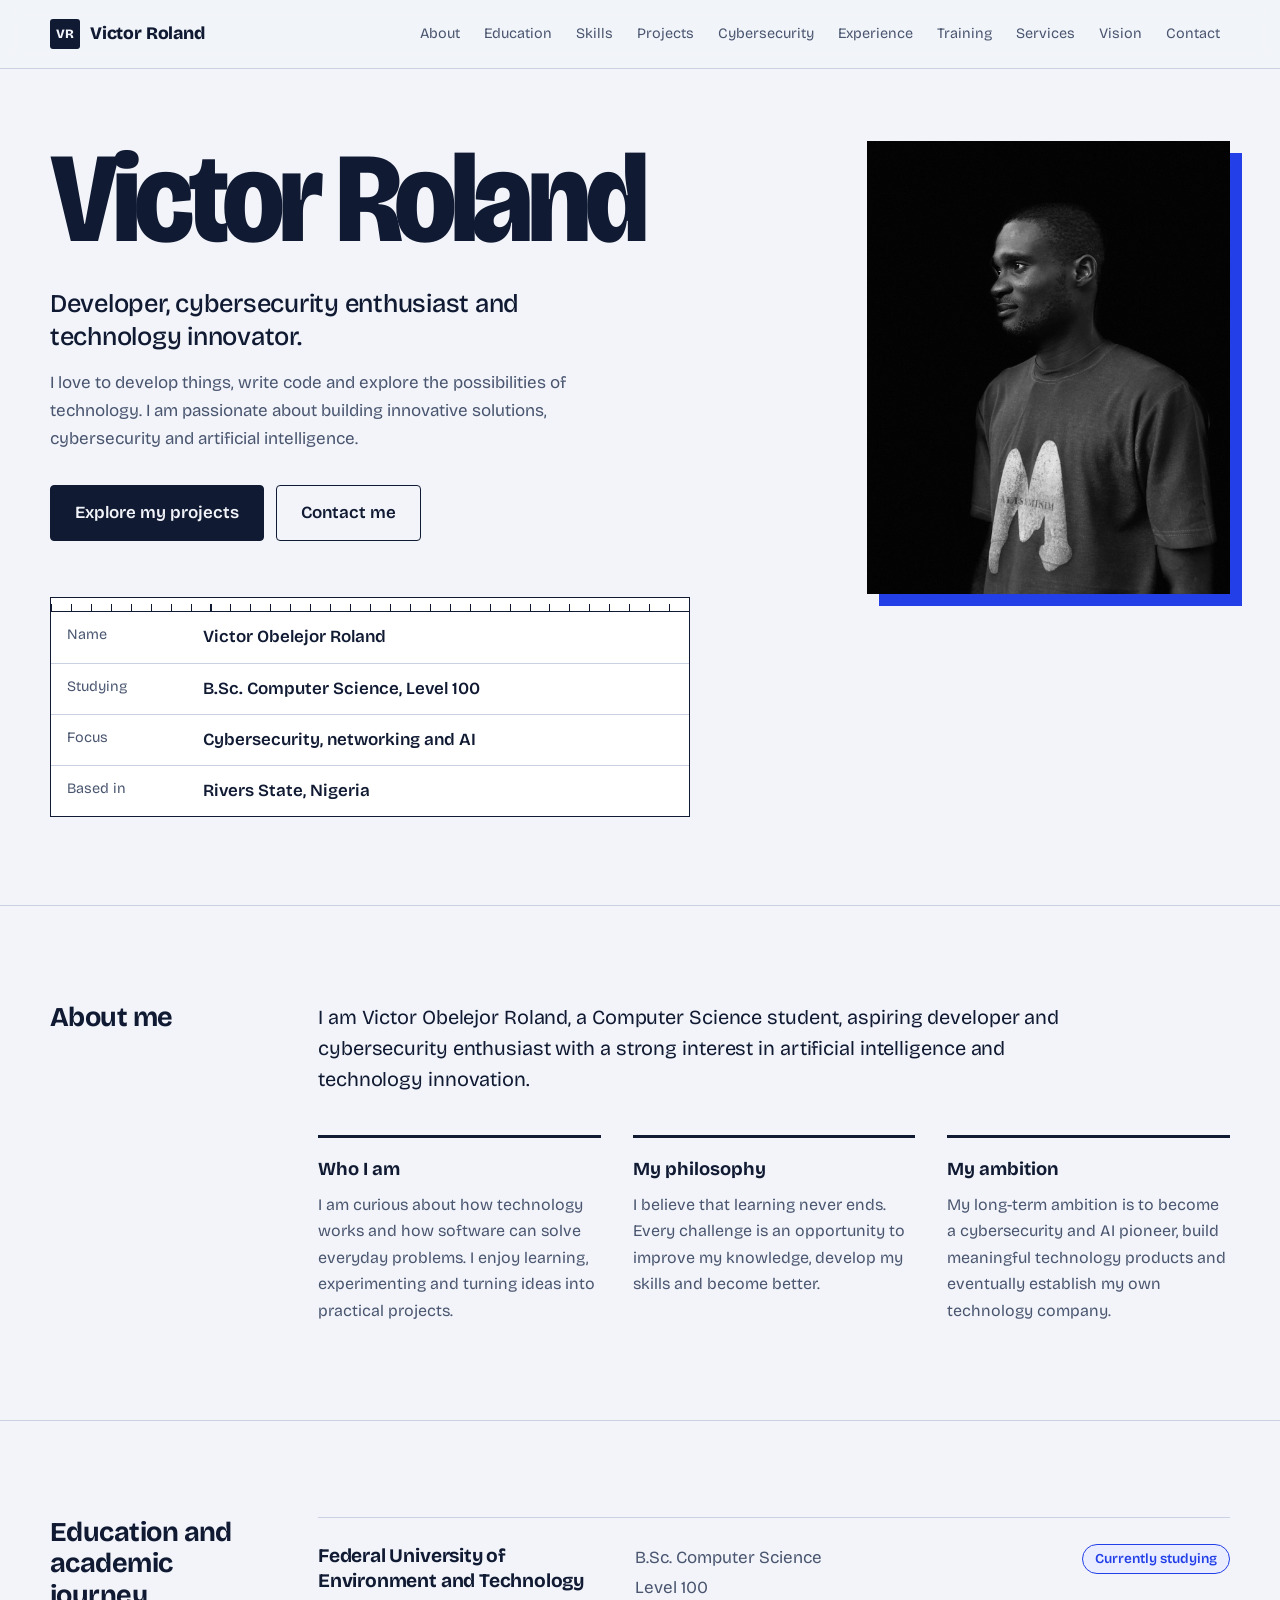
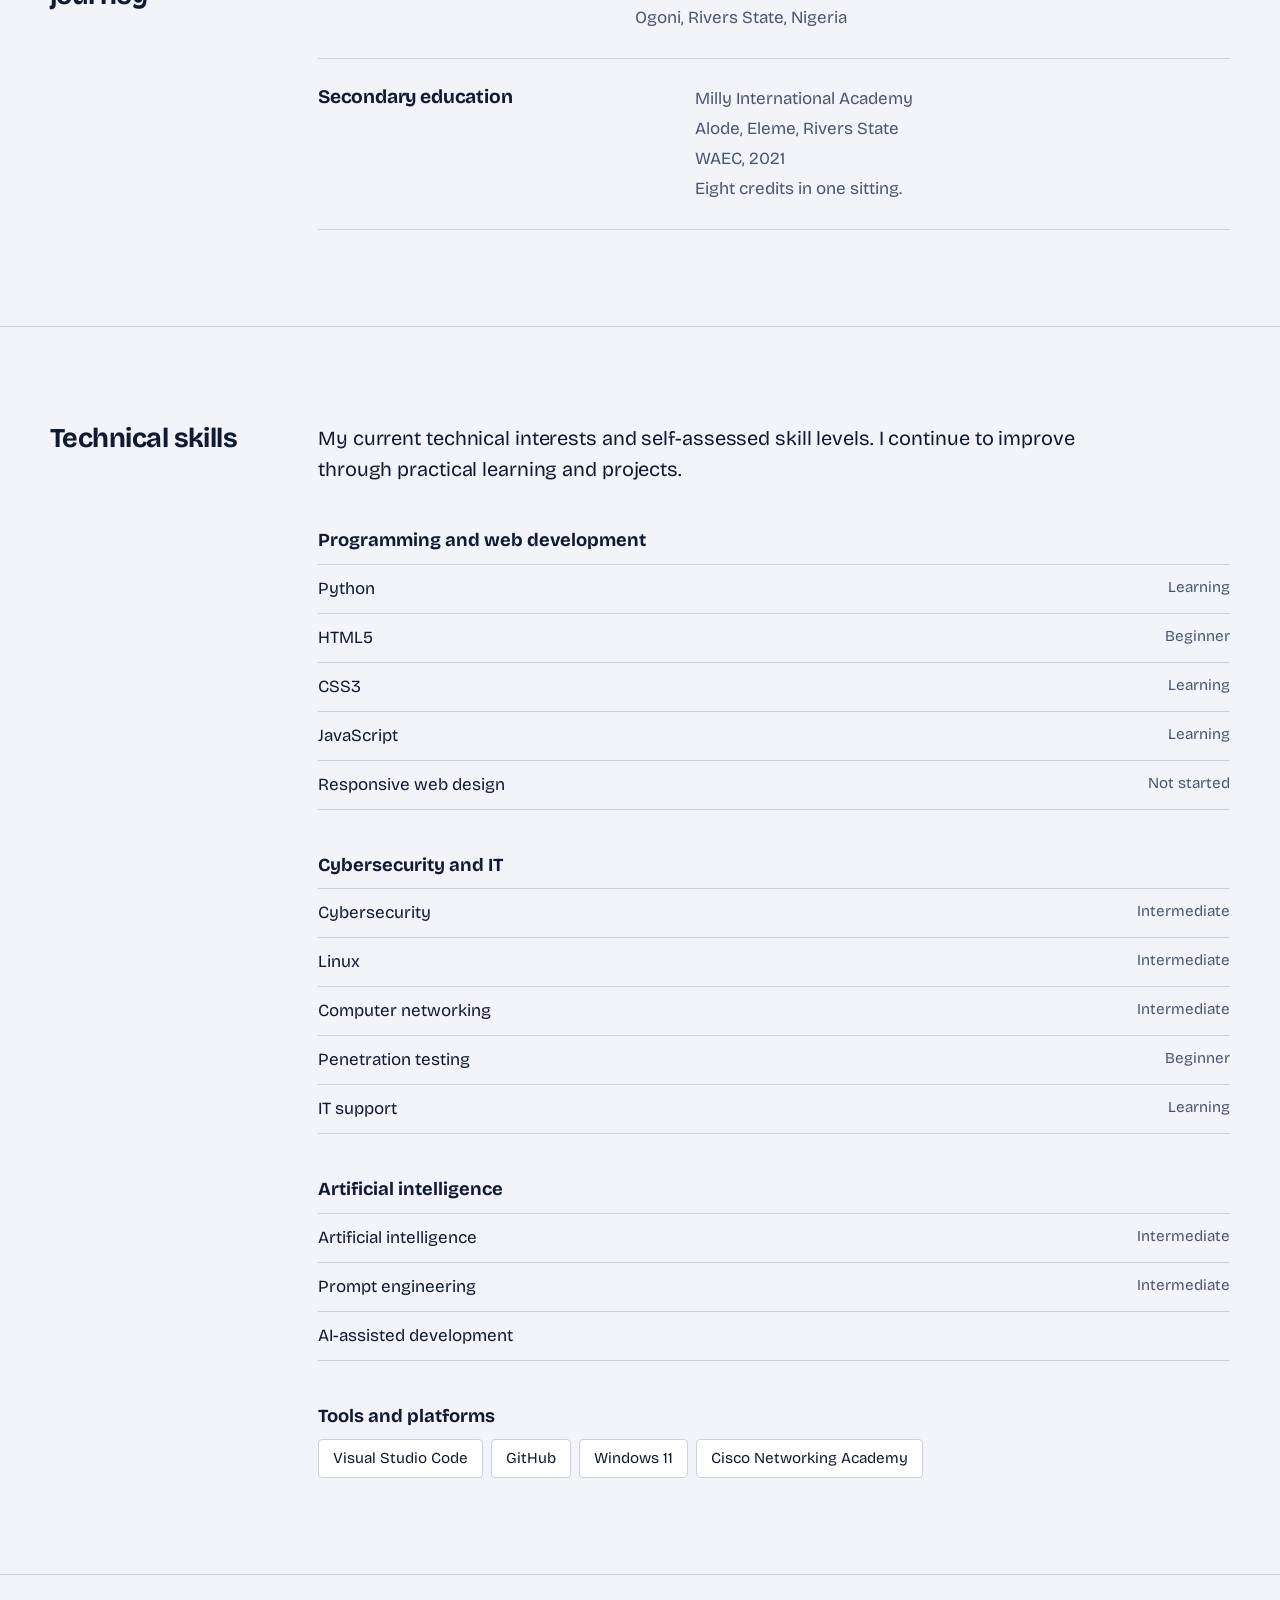
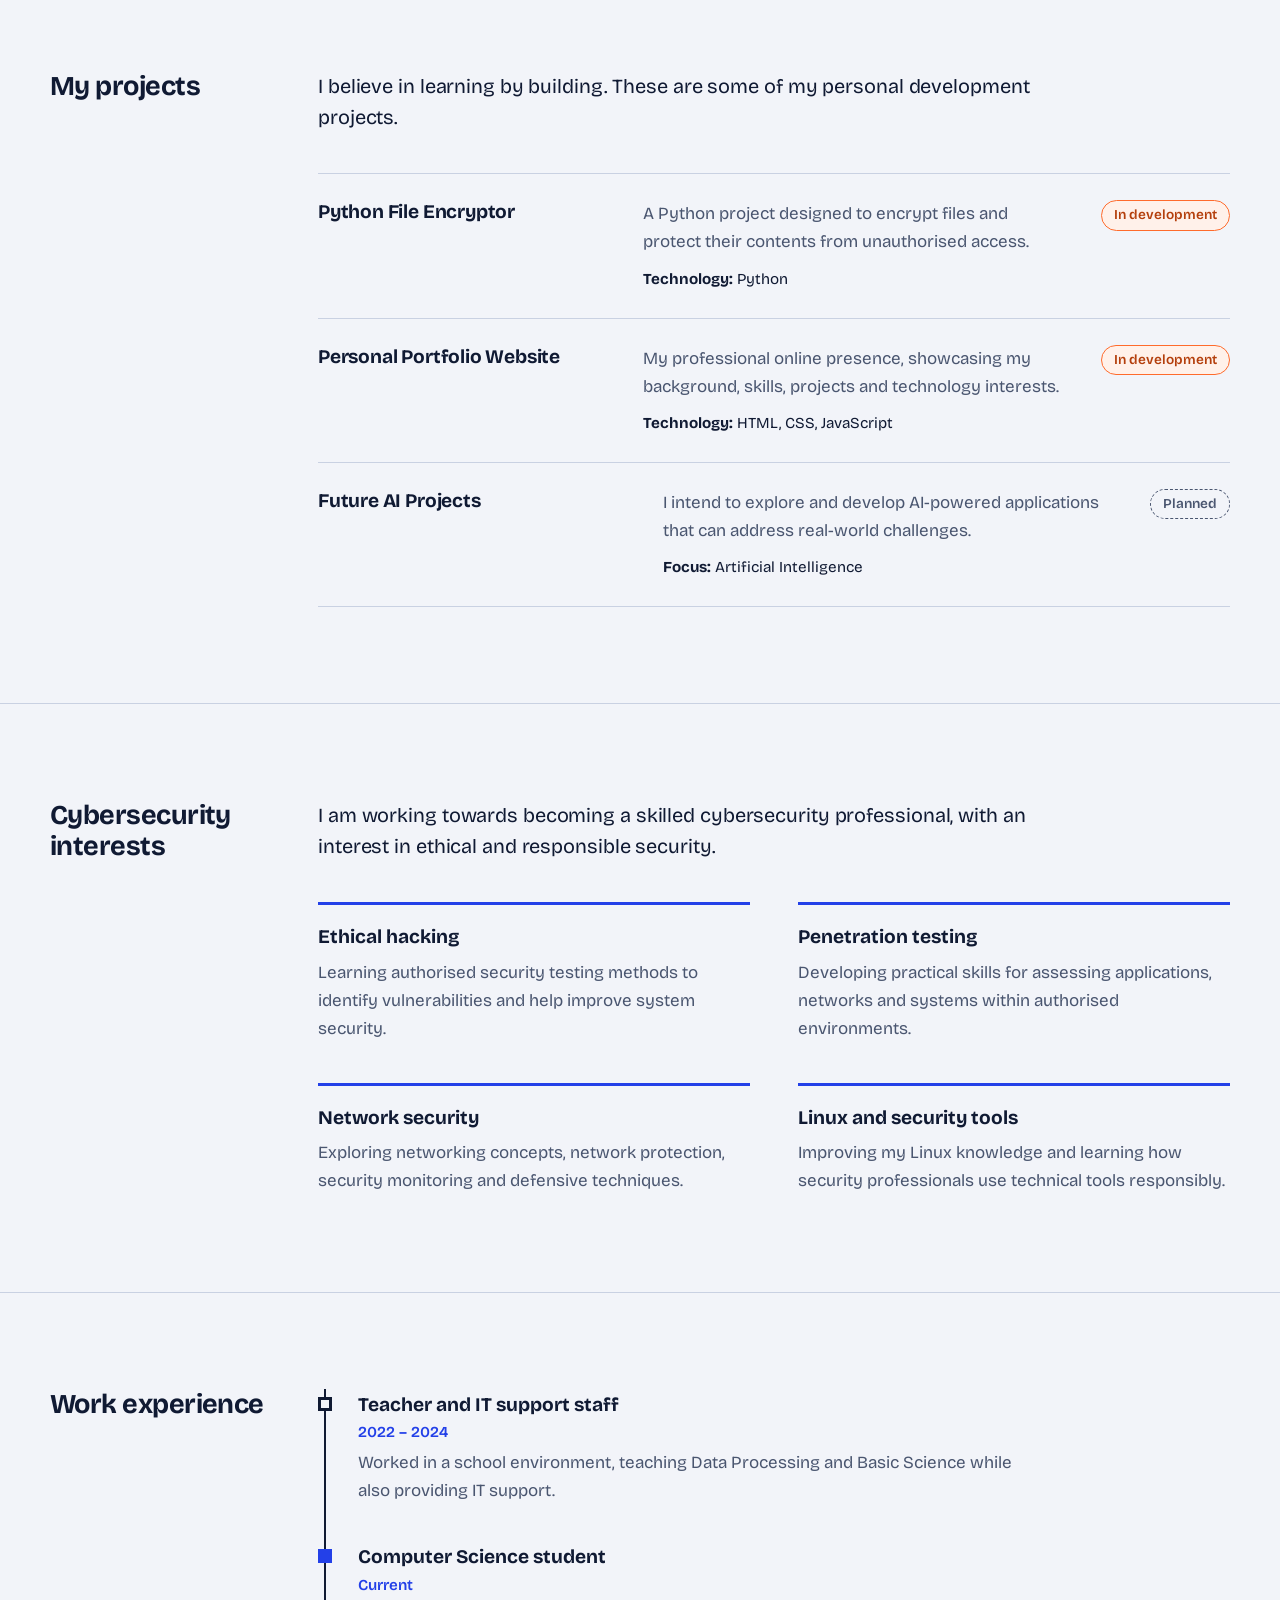
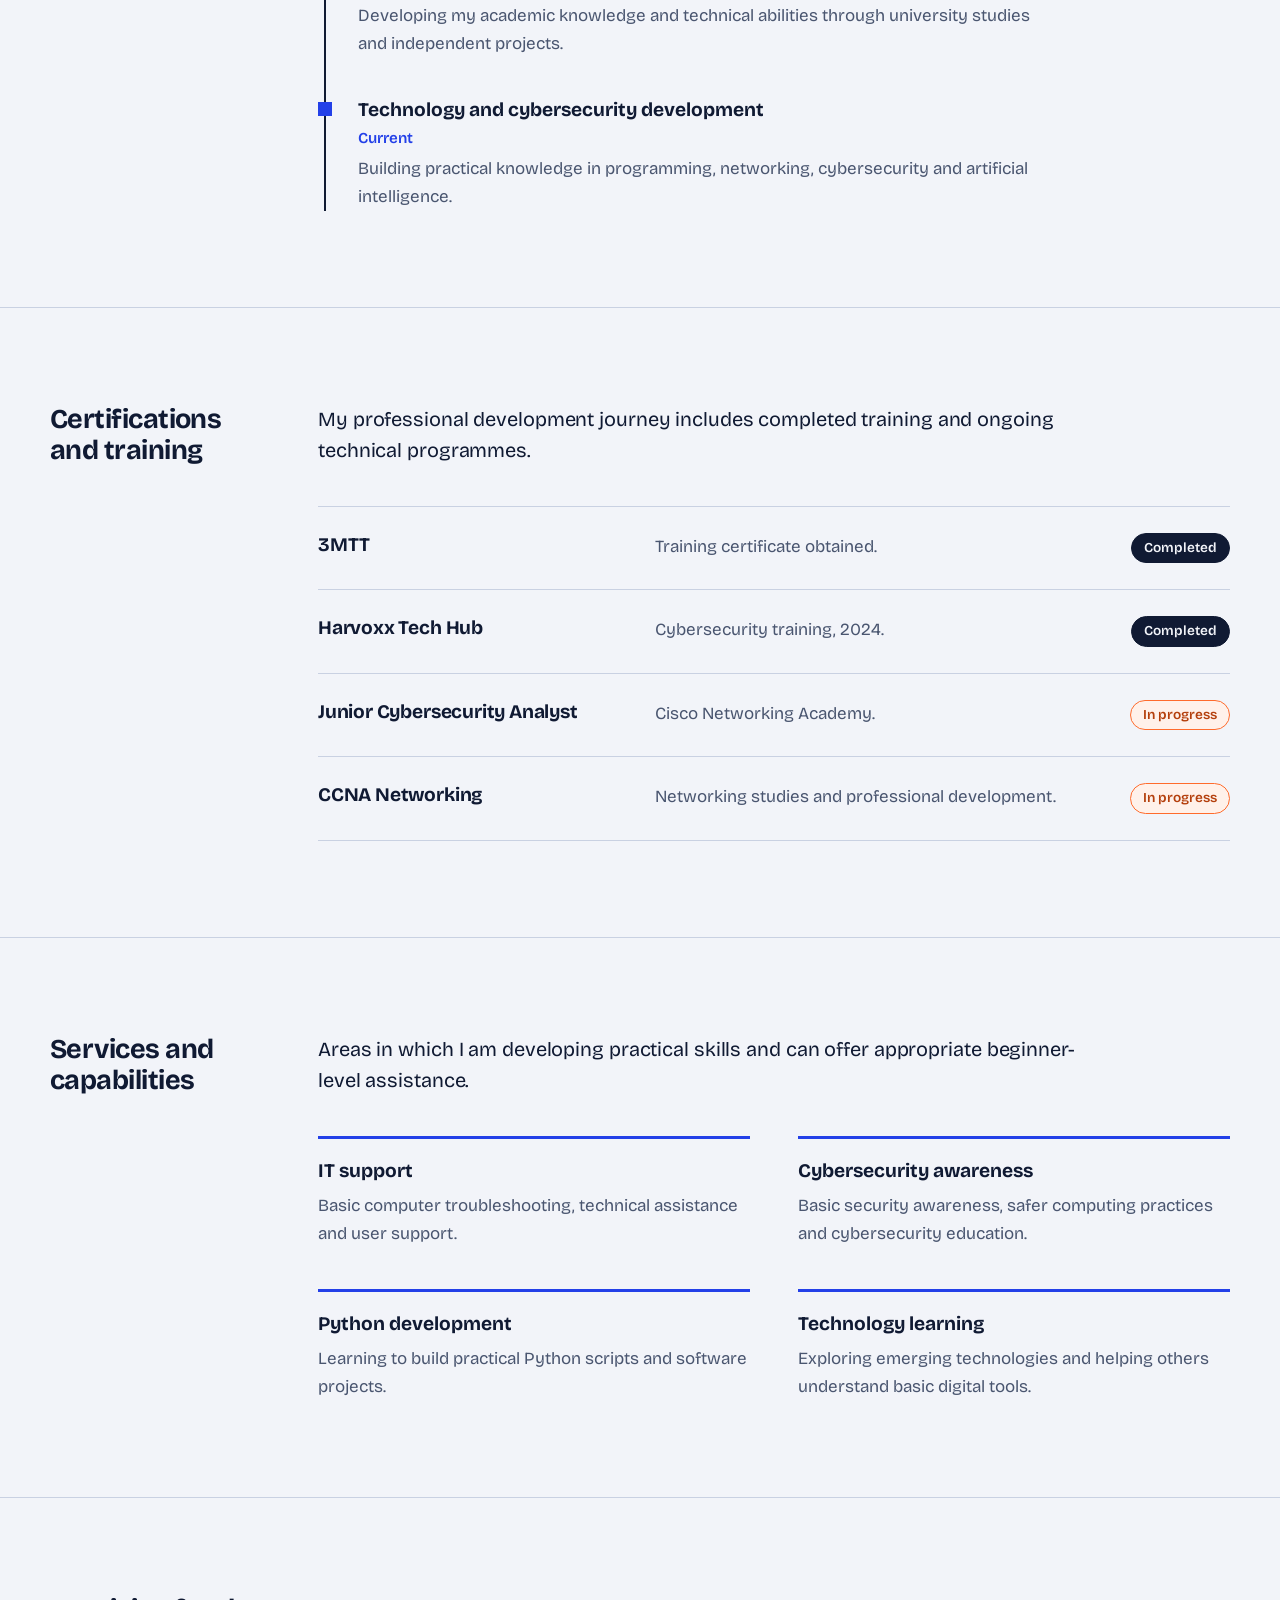
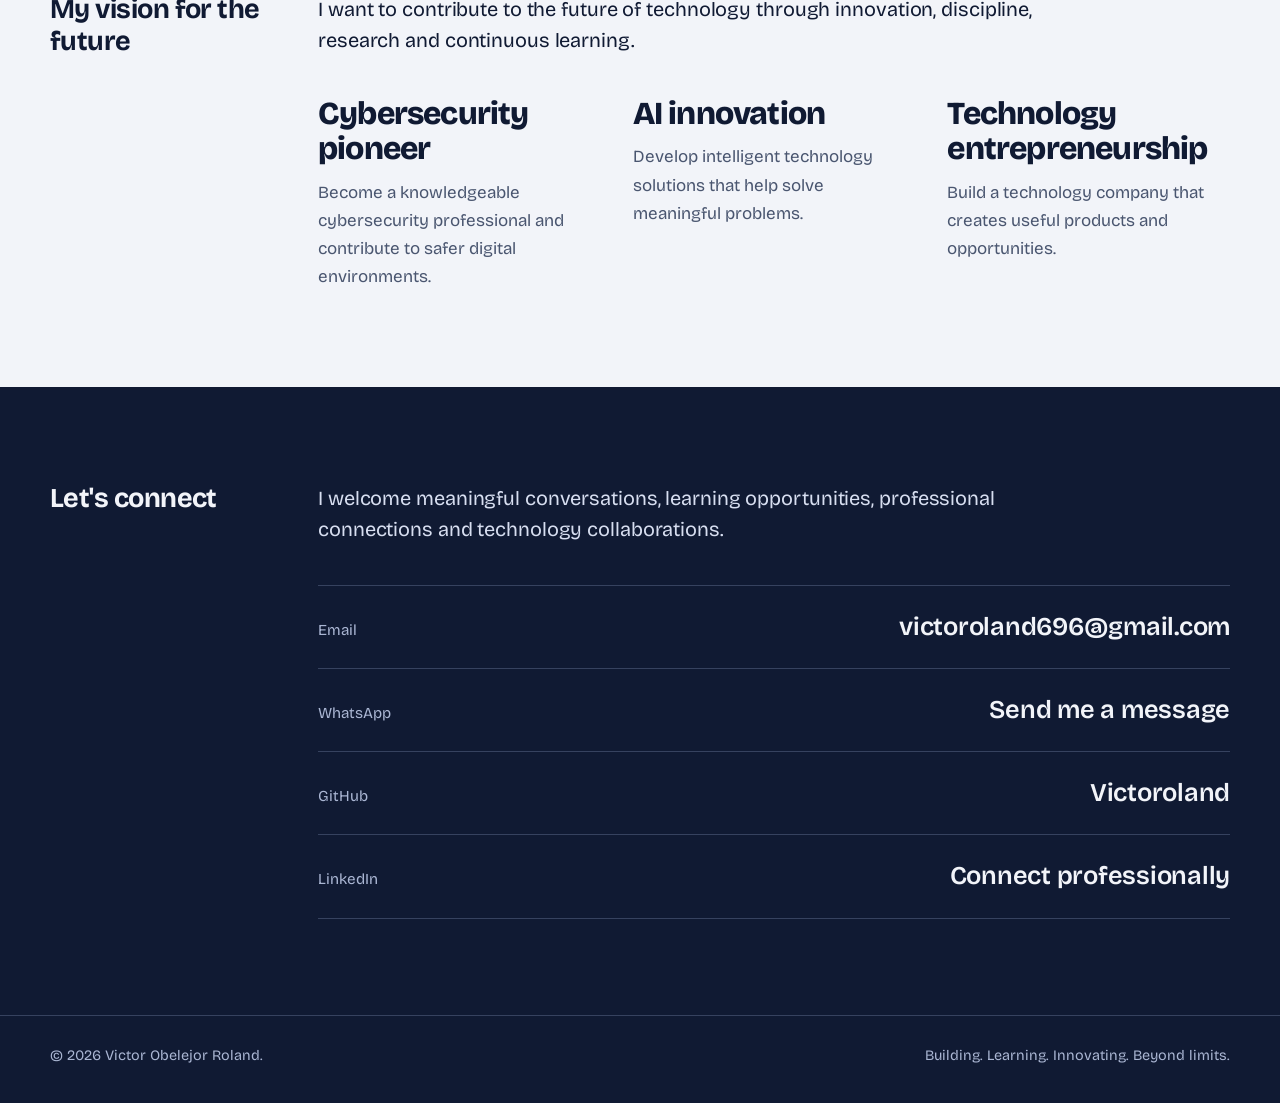
<file: index.html>
<!DOCTYPE html>
<html lang="en">

<head>
    <meta charset="UTF-8">
    <meta name="viewport" content="width=device-width, initial-scale=1.0">
    <meta name="description"
        content="Victor Roland — Computer Science Student, Developer, Cybersecurity Enthusiast and Technology Innovator.">
    <meta name="theme-color" content="#f2f4f9">
    <meta property="og:title" content="Victor Roland | Technology & Innovation">
    <meta property="og:description"
        content="Computer Science student, developer and cybersecurity enthusiast building with Python, Linux, networking and AI.">
    <meta property="og:type" content="website">
    <title>Victor Roland | Technology & Innovation</title>
    <link rel="icon"
        href="data:image/svg+xml,%3Csvg xmlns='http://www.w3.org/2000/svg' viewBox='0 0 32 32'%3E%3Crect width='32' height='32' fill='%23101a33'/%3E%3Cpath d='M7 9l5 14 4-10 4 10 5-14' fill='none' stroke='%23f2f4f9' stroke-width='2.6'/%3E%3C/svg%3E">

    <link rel="preconnect" href="https://fonts.googleapis.com">
    <link rel="preconnect" href="https://fonts.gstatic.com" crossorigin>
    <link
        href="https://fonts.googleapis.com/css2?family=Bricolage+Grotesque:opsz,wdth,wght@12..96,75..100,200..800&display=swap"
        rel="stylesheet">

    <style>
        :root {
            --paper: #f2f4f9;
            --panel: #ffffff;
            --ink: #101a33;
            --muted: #4a5670;
            --line: #c9d1e2;
            --cobalt: #2340e8;
            --signal: #ff6b2c;
            --signal-ink: #b43f0c;
            --font: "Bricolage Grotesque", system-ui, -apple-system, "Segoe UI", Roboto, Arial, sans-serif;
            --header-h: 68px;
        }

        *,
        *::before,
        *::after {
            margin: 0;
            padding: 0;
            box-sizing: border-box;
        }

        html {
            scroll-behavior: smooth;
            -webkit-text-size-adjust: 100%;
        }

        body {
            background: var(--paper);
            color: var(--ink);
            font-family: var(--font);
            font-size: 1.0625rem;
            line-height: 1.65;
            -webkit-font-smoothing: antialiased;
        }

        a {
            color: inherit;
            text-decoration: none;
        }

        img {
            display: block;
            max-width: 100%;
        }

        ul {
            list-style: none;
        }

        :focus-visible {
            outline: 3px solid var(--cobalt);
            outline-offset: 3px;
            border-radius: 2px;
        }

        .skip-link {
            position: absolute;
            left: 16px;
            top: -60px;
            z-index: 2000;
            background: var(--ink);
            color: var(--paper);
            padding: 10px 16px;
            border-radius: 4px;
            transition: top .2s;
        }

        .skip-link:focus {
            top: 12px;
        }

        .container {
            width: min(1180px, 100% - 48px);
            margin-inline: auto;
        }

        /* ---------- Header ---------- */
        header {
            position: sticky;
            top: 0;
            z-index: 1000;
            background: rgba(242, 244, 249, .93);
            border-bottom: 1px solid var(--line);
            -webkit-backdrop-filter: blur(10px);
            backdrop-filter: blur(10px);
        }

        .navbar {
            min-height: var(--header-h);
            display: flex;
            align-items: center;
            justify-content: space-between;
            gap: 24px;
        }

        .logo {
            display: inline-flex;
            align-items: center;
            gap: 10px;
            font-weight: 800;
            font-size: 1.1rem;
            letter-spacing: -.01em;
        }

        .logo-mark {
            width: 30px;
            height: 30px;
            background: var(--ink);
            color: var(--paper);
            display: grid;
            place-items: center;
            font-size: .8rem;
            border-radius: 3px;
        }

        .nav-links {
            display: flex;
            gap: 4px;
        }

        .nav-links a {
            display: block;
            padding: 6px 10px;
            font-size: .9rem;
            color: var(--muted);
            border-radius: 4px;
            transition: color .2s, background .2s;
        }

        .nav-links a:hover {
            color: var(--ink);
            background: #e3e8f4;
        }

        .nav-links a[aria-current="true"] {
            color: var(--cobalt);
            font-weight: 600;
        }

        .menu-btn {
            display: none;
            font: inherit;
            font-weight: 600;
            font-size: .9rem;
            color: var(--ink);
            background: transparent;
            border: 1.5px solid var(--ink);
            padding: 6px 14px;
            border-radius: 4px;
            cursor: pointer;
        }

        /* ---------- Sections ---------- */
        section {
            padding: 96px 0;
            border-top: 1px solid var(--line);
            scroll-margin-top: var(--header-h);
        }

        .split {
            display: grid;
            grid-template-columns: 220px minmax(0, 1fr);
            gap: 48px;
        }

        .split>h2 {
            font-size: 1.7rem;
            line-height: 1.15;
            font-weight: 700;
            letter-spacing: -.02em;
            align-self: start;
            position: sticky;
            top: calc(var(--header-h) + 28px);
        }

        .lead {
            font-size: 1.25rem;
            line-height: 1.55;
            max-width: 38em;
            margin-bottom: 40px;
            letter-spacing: -.005em;
        }

        .muted {
            color: var(--muted);
        }

        /* ---------- Hero ---------- */
        .hero {
            border-top: 0;
            padding: 72px 0 88px;
        }

        .hero-grid {
            display: grid;
            grid-template-columns: minmax(0, 1.35fr) minmax(0, .65fr);
            gap: 64px;
            align-items: start;
        }

        .hero h1 {
            font-size: clamp(3.4rem, 10vw, 8rem);
            font-weight: 800;
            font-stretch: 88%;
            line-height: .92;
            letter-spacing: -.045em;
            margin-bottom: 28px;
        }

        .hero .role {
            font-size: clamp(1.25rem, 2.4vw, 1.6rem);
            font-weight: 500;
            line-height: 1.3;
            letter-spacing: -.01em;
            margin-bottom: 16px;
            max-width: 22em;
        }

        .hero .intro {
            color: var(--muted);
            max-width: 34em;
        }

        .buttons {
            display: flex;
            flex-wrap: wrap;
            gap: 12px;
            margin-top: 32px;
        }

        .btn {
            display: inline-block;
            padding: 13px 24px;
            font-weight: 600;
            border: 1.5px solid var(--ink);
            border-radius: 4px;
            transition: background .2s, color .2s, border-color .2s;
        }

        .btn.primary {
            background: var(--ink);
            color: var(--paper);
        }

        .btn:hover {
            background: var(--cobalt);
            border-color: var(--cobalt);
            color: #fff;
        }

        /* The one signature element: a header-style readout of the key facts */
        .packet {
            margin-top: 56px;
            background: var(--panel);
            border: 1.5px solid var(--ink);
            max-width: 640px;
        }

        .ruler {
            height: 14px;
            border-bottom: 1.5px solid var(--ink);
            background: repeating-linear-gradient(90deg, var(--ink) 0 1px, transparent 1px 3.125%) bottom / 100% 7px no-repeat;
        }

        .packet dl {
            display: grid;
        }

        .packet .field {
            display: grid;
            grid-template-columns: 120px minmax(0, 1fr);
            gap: 16px;
            padding: 11px 16px;
            border-top: 1px solid var(--line);
            animation: fill .55s cubic-bezier(.2, .7, .2, 1) both;
            animation-delay: calc(var(--i) * 110ms + 250ms);
        }

        .packet .field:first-child {
            border-top: 0;
        }

        .packet dt {
            color: var(--muted);
            font-size: .9rem;
        }

        .packet dd {
            font-weight: 600;
        }

        @keyframes fill {
            from {
                opacity: 0;
                transform: translateX(-12px);
                background: #dde4ff;
            }

            to {
                opacity: 1;
                transform: none;
            }
        }

        .portrait {
            position: relative;
            aspect-ratio: 4 / 5;
            max-width: 380px;
            width: 100%;
            margin-left: auto;
            background: var(--ink);
            box-shadow: 12px 12px 0 var(--cobalt);
            display: grid;
            place-items: center;
            color: var(--paper);
            font-size: 5rem;
            font-weight: 800;
            font-stretch: 85%;
            letter-spacing: -.04em;
            overflow: hidden;
        }

        .portrait img {
            position: absolute;
            inset: 0;
            width: 100%;
            height: 100%;
            object-fit: cover;
            object-position: center 25%;
        }

        /* ---------- Shared building blocks ---------- */
        .rows {
            border-bottom: 1px solid var(--line);
        }

        .row {
            display: grid;
            grid-template-columns: minmax(0, 1.1fr) minmax(0, 1.6fr) auto;
            gap: 12px 32px;
            align-items: start;
            padding: 26px 0;
            border-top: 1px solid var(--line);
        }

        .row h3 {
            font-size: 1.2rem;
            line-height: 1.3;
            font-weight: 700;
            letter-spacing: -.01em;
        }

        .row p {
            color: var(--muted);
        }

        .row p+p {
            margin-top: 2px;
        }

        .row .project-tech {
            margin-top: 10px;
            color: var(--ink);
            font-size: .95rem;
        }

        .row .project-tech b {
            font-weight: 700;
        }

        .status {
            display: inline-block;
            justify-self: end;
            white-space: nowrap;
            font-size: .85rem;
            font-weight: 600;
            padding: 3px 12px;
            border-radius: 99px;
            border: 1.5px solid var(--ink);
        }

        .status.done {
            background: var(--ink);
            color: var(--paper);
        }

        .status.progress {
            border-color: var(--signal);
            color: var(--signal-ink);
            background: #fff1ea;
        }

        .status.planned {
            border-style: dashed;
            border-color: var(--muted);
            color: var(--muted);
        }

        .status.current {
            border-color: var(--cobalt);
            color: var(--cobalt);
            background: #e9edff;
        }

        /* ---------- About ---------- */
        .triple {
            display: grid;
            grid-template-columns: repeat(3, minmax(0, 1fr));
            gap: 32px;
        }

        .triple>div {
            border-top: 3px solid var(--ink);
            padding-top: 16px;
        }

        .triple h3 {
            font-size: 1.15rem;
            margin-bottom: 8px;
            font-weight: 700;
        }

        .triple p {
            color: var(--muted);
            font-size: 1rem;
        }

        /* ---------- Skills ---------- */
        .skill-group+.skill-group {
            margin-top: 40px;
        }

        .skill-group h3 {
            font-size: 1.15rem;
            font-weight: 700;
            margin-bottom: 8px;
        }

        .skill-list li {
            display: flex;
            justify-content: space-between;
            gap: 16px;
            padding: 10px 0;
            border-top: 1px solid var(--line);
        }

        .skill-list li:last-child {
            border-bottom: 1px solid var(--line);
        }

        .skill-list .level {
            color: var(--muted);
            font-size: .95rem;
            text-align: right;
        }

        .skill-list.plain {
            display: flex;
            flex-wrap: wrap;
            gap: 8px;
        }

        .skill-list.plain li {
            display: block;
            border: 1px solid var(--line);
            background: var(--panel);
            border-radius: 4px;
            padding: 6px 14px;
            font-size: .95rem;
        }

        .skill-list.plain li:last-child {
            border-bottom: 1px solid var(--line);
        }

        /* ---------- Security ---------- */
        .grid-2 {
            display: grid;
            grid-template-columns: repeat(2, minmax(0, 1fr));
            gap: 40px 48px;
        }

        .grid-2>div {
            border-top: 3px solid var(--cobalt);
            padding-top: 16px;
        }

        .grid-2 h3 {
            font-size: 1.2rem;
            font-weight: 700;
            margin-bottom: 6px;
        }

        .grid-2 p {
            color: var(--muted);
        }

        /* ---------- Timeline ---------- */
        .timeline {
            border-left: 2px solid var(--ink);
            padding-left: 32px;
            margin-left: 6px;
        }

        .timeline-item {
            position: relative;
            padding-bottom: 36px;
        }

        .timeline-item:last-child {
            padding-bottom: 0;
        }

        .timeline-item::before {
            content: "";
            position: absolute;
            left: -40px;
            top: 8px;
            width: 14px;
            height: 14px;
            background: var(--paper);
            border: 3px solid var(--ink);
        }

        .timeline-item.now::before {
            background: var(--cobalt);
            border-color: var(--cobalt);
        }

        .timeline-item h3 {
            font-size: 1.2rem;
            font-weight: 700;
        }

        .timeline-item .when {
            color: var(--cobalt);
            font-weight: 600;
            font-size: .95rem;
        }

        .timeline-item p:last-child {
            color: var(--muted);
            margin-top: 4px;
            max-width: 40em;
        }

        /* ---------- Vision ---------- */
        .vision-list {
            display: grid;
            grid-template-columns: repeat(3, minmax(0, 1fr));
            gap: 32px;
        }

        .vision-list h3 {
            font-size: clamp(1.5rem, 2.6vw, 2rem);
            line-height: 1.1;
            letter-spacing: -.025em;
            font-weight: 800;
            margin-bottom: 12px;
        }

        .vision-list p {
            color: var(--muted);
        }

        /* ---------- Contact + footer ---------- */
        .contact {
            background: var(--ink);
            color: var(--paper);
            border-top: 0;
        }

        .contact .lead {
            color: #d7def0;
        }

        .contact-links a {
            display: flex;
            justify-content: space-between;
            align-items: baseline;
            gap: 24px;
            padding: 20px 0;
            border-top: 1px solid #36425f;
            transition: padding .25s, color .2s;
            overflow-wrap: anywhere;
        }

        .contact-links li:last-child a {
            border-bottom: 1px solid #36425f;
        }

        .contact-links .label {
            color: #aab6d3;
            font-size: .95rem;
            flex: none;
        }

        .contact-links .value {
            font-size: clamp(1.1rem, 2.4vw, 1.6rem);
            font-weight: 600;
            letter-spacing: -.01em;
            text-align: right;
        }

        .contact-links a:hover {
            padding-left: 12px;
            color: #9fb1ff;
        }

        .contact :focus-visible {
            outline-color: #9fb1ff;
        }

        footer {
            background: var(--ink);
            color: #aab6d3;
            border-top: 1px solid #36425f;
            padding: 28px 0 36px;
            font-size: .9rem;
        }

        footer .container {
            display: flex;
            flex-wrap: wrap;
            justify-content: space-between;
            gap: 8px 24px;
        }

        /* ---------- Responsive ---------- */
        @media (max-width: 1040px) {
            .menu-btn {
                display: block;
            }

            .nav-links {
                display: none;
                position: absolute;
                top: 100%;
                left: 0;
                right: 0;
                flex-direction: column;
                gap: 0;
                padding: 12px 24px 20px;
                background: var(--paper);
                border-bottom: 1px solid var(--line);
                max-height: calc(100vh - var(--header-h));
                overflow-y: auto;
            }

            .nav-links.show {
                display: flex;
            }

            .nav-links a {
                padding: 12px 4px;
                font-size: 1rem;
                border-radius: 0;
                border-bottom: 1px solid var(--line);
            }
        }

        @media (max-width: 900px) {
            section {
                padding: 72px 0;
            }

            .split {
                grid-template-columns: 1fr;
                gap: 28px;
            }

            .split>h2 {
                position: static;
            }

            .hero-grid {
                grid-template-columns: 1fr;
                gap: 40px;
            }

            .portrait {
                order: -1;
                max-width: 260px;
                margin: 0 12px 0 0;
                box-shadow: 9px 9px 0 var(--cobalt);
                font-size: 4rem;
            }

            .triple,
            .vision-list {
                grid-template-columns: 1fr;
            }

            .row {
                grid-template-columns: 1fr;
            }

            .status {
                justify-self: start;
            }
        }

        @media (max-width: 600px) {
            .container {
                width: min(1180px, 100% - 36px);
            }

            .grid-2 {
                grid-template-columns: 1fr;
            }

            .packet .field {
                grid-template-columns: 1fr;
                gap: 0;
            }

            .contact-links a {
                flex-direction: column;
                gap: 4px;
            }

            .contact-links .value {
                text-align: left;
            }
        }

        @media (prefers-reduced-motion: reduce) {
            html {
                scroll-behavior: auto;
            }

            *,
            *::before,
            *::after {
                animation: none !important;
                transition: none !important;
            }
        }
    </style>
</head>

<body>

    <a class="skip-link" href="#main">Skip to content</a>

    <header>
        <div class="container navbar">
            <a class="logo" href="#home" aria-label="Victor Roland, back to top">
                <span class="logo-mark" aria-hidden="true">VR</span>
                Victor Roland
            </a>

            <button class="menu-btn" id="menuBtn" type="button" aria-expanded="false" aria-controls="navLinks">
                Menu
            </button>

            <nav aria-label="Main">
                <ul class="nav-links" id="navLinks">
                    <li><a href="#about">About</a></li>
                    <li><a href="#education">Education</a></li>
                    <li><a href="#skills">Skills</a></li>
                    <li><a href="#projects">Projects</a></li>
                    <li><a href="#cybersecurity">Cybersecurity</a></li>
                    <li><a href="#experience">Experience</a></li>
                    <li><a href="#certifications">Training</a></li>
                    <li><a href="#services">Services</a></li>
                    <li><a href="#vision">Vision</a></li>
                    <li><a href="#contact">Contact</a></li>
                </ul>
            </nav>
        </div>
    </header>

    <main id="main">

        <section class="hero" id="home">
            <div class="container hero-grid">
                <div>
                    <h1>Victor Roland</h1>

                    <p class="role">Developer, cybersecurity enthusiast and technology innovator.</p>

                    <p class="intro">
                        I love to develop things, write code and explore the possibilities
                        of technology. I am passionate about building innovative solutions,
                        cybersecurity and artificial intelligence.
                    </p>

                    <div class="buttons">
                        <a href="#projects" class="btn primary">Explore my projects</a>
                        <a href="#contact" class="btn">Contact me</a>
                    </div>

                    <div class="packet" role="group" aria-label="Quick facts">
                        <div class="ruler" aria-hidden="true"></div>
                        <dl>
                            <div class="field" style="--i:0">
                                <dt>Name</dt>
                                <dd>Victor Obelejor Roland</dd>
                            </div>
                            <div class="field" style="--i:1">
                                <dt>Studying</dt>
                                <dd>B.Sc. Computer Science, Level 100</dd>
                            </div>
                            <div class="field" style="--i:2">
                                <dt>Focus</dt>
                                <dd>Cybersecurity, networking and AI</dd>
                            </div>
                            <div class="field" style="--i:3">
                                <dt>Based in</dt>
                                <dd>Rivers State, Nigeria</dd>
                            </div>
                        </dl>
                    </div>
                </div>

                <div class="portrait">
                    <span aria-hidden="true">VR</span>
                    <img src="profile.jpg" alt="Victor Roland profile photograph" width="380" height="475"
                        fetchpriority="high" onerror="this.remove()">
                </div>
            </div>
        </section>

        <section id="about">
            <div class="container split">
                <h2>About me</h2>
                <div>
                    <p class="lead">
                        I am Victor Obelejor Roland, a Computer Science student,
                        aspiring developer and cybersecurity enthusiast with a strong
                        interest in artificial intelligence and technology innovation.
                    </p>

                    <div class="triple">
                        <div>
                            <h3>Who I am</h3>
                            <p>
                                I am curious about how technology works and how software can
                                solve everyday problems. I enjoy learning, experimenting
                                and turning ideas into practical projects.
                            </p>
                        </div>

                        <div>
                            <h3>My philosophy</h3>
                            <p>
                                I believe that learning never ends. Every challenge is an
                                opportunity to improve my knowledge, develop my skills
                                and become better.
                            </p>
                        </div>

                        <div>
                            <h3>My ambition</h3>
                            <p>
                                My long-term ambition is to become a cybersecurity and AI
                                pioneer, build meaningful technology products and eventually
                                establish my own technology company.
                            </p>
                        </div>
                    </div>
                </div>
            </div>
        </section>

        <section id="education">
            <div class="container split">
                <h2>Education and academic journey</h2>
                <div class="rows">
                    <div class="row">
                        <h3>Federal University of Environment and Technology</h3>
                        <div>
                            <p>B.Sc. Computer Science</p>
                            <p>Level 100</p>
                            <p>Ogoni, Rivers State, Nigeria</p>
                        </div>
                        <span class="status current">Currently studying</span>
                    </div>

                    <div class="row">
                        <h3>Secondary education</h3>
                        <div>
                            <p>Milly International Academy</p>
                            <p>Alode, Eleme, Rivers State</p>
                            <p>WAEC, 2021</p>
                            <p>Eight credits in one sitting.</p>
                        </div>
                        <span></span>
                    </div>
                </div>
            </div>
        </section>

        <section id="skills">
            <div class="container split">
                <h2>Technical skills</h2>
                <div>
                    <p class="lead">
                        My current technical interests and self-assessed skill levels.
                        I continue to improve through practical learning and projects.
                    </p>

                    <div class="skill-group">
                        <h3>Programming and web development</h3>
                        <ul class="skill-list">
                            <li><span>Python</span><span class="level">Learning</span></li>
                            <li><span>HTML5</span><span class="level">Beginner</span></li>
                            <li><span>CSS3</span><span class="level">Learning</span></li>
                            <li><span>JavaScript</span><span class="level">Learning</span></li>
                            <li><span>Responsive web design</span><span class="level">Not started</span></li>
                        </ul>
                    </div>

                    <div class="skill-group">
                        <h3>Cybersecurity and IT</h3>
                        <ul class="skill-list">
                            <li><span>Cybersecurity</span><span class="level">Intermediate</span></li>
                            <li><span>Linux</span><span class="level">Intermediate</span></li>
                            <li><span>Computer networking</span><span class="level">Intermediate</span></li>
                            <li><span>Penetration testing</span><span class="level">Beginner</span></li>
                            <li><span>IT support</span><span class="level">Learning</span></li>
                        </ul>
                    </div>

                    <div class="skill-group">
                        <h3>Artificial intelligence</h3>
                        <ul class="skill-list">
                            <li><span>Artificial intelligence</span><span class="level">Intermediate</span></li>
                            <li><span>Prompt engineering</span><span class="level">Intermediate</span></li>
                            <li><span>AI-assisted development</span><span class="level"></span></li>
                        </ul>
                    </div>

                    <div class="skill-group">
                        <h3>Tools and platforms</h3>
                        <ul class="skill-list plain">
                            <li>Visual Studio Code</li>
                            <li>GitHub</li>
                            <li>Windows 11</li>
                            <li>Cisco Networking Academy</li>
                        </ul>
                    </div>
                </div>
            </div>
        </section>

        <section id="projects">
            <div class="container split">
                <h2>My projects</h2>
                <div>
                    <p class="lead">
                        I believe in learning by building. These are some of my
                        personal development projects.
                    </p>

                    <div class="rows">
                        <div class="row">
                            <h3>Python File Encryptor</h3>
                            <div>
                                <p>
                                    A Python project designed to encrypt files and protect
                                    their contents from unauthorised access.
                                </p>
                                <p class="project-tech"><b>Technology:</b> Python</p>
                            </div>
                            <span class="status progress">In development</span>
                        </div>

                        <div class="row">
                            <h3>Personal Portfolio Website</h3>
                            <div>
                                <p>
                                    My professional online presence, showcasing my background,
                                    skills, projects and technology interests.
                                </p>
                                <p class="project-tech"><b>Technology:</b> HTML, CSS, JavaScript</p>
                            </div>
                            <span class="status progress">In development</span>
                        </div>

                        <div class="row">
                            <h3>Future AI Projects</h3>
                            <div>
                                <p>
                                    I intend to explore and develop AI-powered applications
                                    that can address real-world challenges.
                                </p>
                                <p class="project-tech"><b>Focus:</b> Artificial Intelligence</p>
                            </div>
                            <span class="status planned">Planned</span>
                        </div>
                    </div>
                </div>
            </div>
        </section>

        <section id="cybersecurity">
            <div class="container split">
                <h2>Cybersecurity interests</h2>
                <div>
                    <p class="lead">
                        I am working towards becoming a skilled cybersecurity
                        professional, with an interest in ethical and responsible security.
                    </p>

                    <div class="grid-2">
                        <div>
                            <h3>Ethical hacking</h3>
                            <p>
                                Learning authorised security testing methods to identify
                                vulnerabilities and help improve system security.
                            </p>
                        </div>

                        <div>
                            <h3>Penetration testing</h3>
                            <p>
                                Developing practical skills for assessing applications,
                                networks and systems within authorised environments.
                            </p>
                        </div>

                        <div>
                            <h3>Network security</h3>
                            <p>
                                Exploring networking concepts, network protection,
                                security monitoring and defensive techniques.
                            </p>
                        </div>

                        <div>
                            <h3>Linux and security tools</h3>
                            <p>
                                Improving my Linux knowledge and learning how security
                                professionals use technical tools responsibly.
                            </p>
                        </div>
                    </div>
                </div>
            </div>
        </section>

        <section id="experience">
            <div class="container split">
                <h2>Work experience</h2>
                <div class="timeline">
                    <div class="timeline-item">
                        <h3>Teacher and IT support staff</h3>
                        <p class="when">2022 – 2024</p>
                        <p>
                            Worked in a school environment, teaching Data Processing
                            and Basic Science while also providing IT support.
                        </p>
                    </div>

                    <div class="timeline-item now">
                        <h3>Computer Science student</h3>
                        <p class="when">Current</p>
                        <p>
                            Developing my academic knowledge and technical abilities
                            through university studies and independent projects.
                        </p>
                    </div>

                    <div class="timeline-item now">
                        <h3>Technology and cybersecurity development</h3>
                        <p class="when">Current</p>
                        <p>
                            Building practical knowledge in programming, networking,
                            cybersecurity and artificial intelligence.
                        </p>
                    </div>
                </div>
            </div>
        </section>

        <section id="certifications">
            <div class="container split">
                <h2>Certifications and training</h2>
                <div>
                    <p class="lead">
                        My professional development journey includes completed training
                        and ongoing technical programmes.
                    </p>

                    <div class="rows">
                        <div class="row">
                            <h3>3MTT</h3>
                            <p>Training certificate obtained.</p>
                            <span class="status done">Completed</span>
                        </div>

                        <div class="row">
                            <h3>Harvoxx Tech Hub</h3>
                            <p>Cybersecurity training, 2024.</p>
                            <span class="status done">Completed</span>
                        </div>

                        <div class="row">
                            <h3>Junior Cybersecurity Analyst</h3>
                            <p>Cisco Networking Academy.</p>
                            <span class="status progress">In progress</span>
                        </div>

                        <div class="row">
                            <h3>CCNA Networking</h3>
                            <p>Networking studies and professional development.</p>
                            <span class="status progress">In progress</span>
                        </div>
                    </div>
                </div>
            </div>
        </section>

        <section id="services">
            <div class="container split">
                <h2>Services and capabilities</h2>
                <div>
                    <p class="lead">
                        Areas in which I am developing practical skills and can
                        offer appropriate beginner-level assistance.
                    </p>

                    <div class="grid-2">
                        <div>
                            <h3>IT support</h3>
                            <p>
                                Basic computer troubleshooting, technical assistance
                                and user support.
                            </p>
                        </div>

                        <div>
                            <h3>Cybersecurity awareness</h3>
                            <p>
                                Basic security awareness, safer computing practices
                                and cybersecurity education.
                            </p>
                        </div>

                        <div>
                            <h3>Python development</h3>
                            <p>
                                Learning to build practical Python scripts
                                and software projects.
                            </p>
                        </div>

                        <div>
                            <h3>Technology learning</h3>
                            <p>
                                Exploring emerging technologies and helping others
                                understand basic digital tools.
                            </p>
                        </div>
                    </div>
                </div>
            </div>
        </section>

        <section id="vision">
            <div class="container split">
                <h2>My vision for the future</h2>
                <div>
                    <p class="lead">
                        I want to contribute to the future of technology through
                        innovation, discipline, research and continuous learning.
                    </p>

                    <div class="vision-list">
                        <div>
                            <h3>Cybersecurity pioneer</h3>
                            <p>
                                Become a knowledgeable cybersecurity professional
                                and contribute to safer digital environments.
                            </p>
                        </div>

                        <div>
                            <h3>AI innovation</h3>
                            <p>
                                Develop intelligent technology solutions that
                                help solve meaningful problems.
                            </p>
                        </div>

                        <div>
                            <h3>Technology entrepreneurship</h3>
                            <p>
                                Build a technology company that creates useful
                                products and opportunities.
                            </p>
                        </div>
                    </div>
                </div>
            </div>
        </section>

        <section class="contact" id="contact">
            <div class="container split">
                <h2>Let's connect</h2>
                <div>
                    <p class="lead">
                        I welcome meaningful conversations, learning opportunities,
                        professional connections and technology collaborations.
                    </p>

                    <ul class="contact-links">
                        <li>
                            <a href="mailto:victoroland696@gmail.com">
                                <span class="label">Email</span>
                                <span class="value">victoroland696@gmail.com</span>
                            </a>
                        </li>
                        <li>
                            <a href="https://wa.me/2349015825696" target="_blank" rel="noopener noreferrer">
                                <span class="label">WhatsApp</span>
                                <span class="value">Send me a message</span>
                            </a>
                        </li>
                        <li>
                            <a href="https://github.com/Victoroland" target="_blank" rel="noopener noreferrer">
                                <span class="label">GitHub</span>
                                <span class="value">Victoroland</span>
                            </a>
                        </li>
                        <li>
                            <a href="https://www.linkedin.com/in/victor-roland-7567582aa/" target="_blank"
                                rel="noopener noreferrer">
                                <span class="label">LinkedIn</span>
                                <span class="value">Connect professionally</span>
                            </a>
                        </li>
                    </ul>
                </div>
            </div>
        </section>

    </main>

    <footer>
        <div class="container">
            <p>&copy; <span id="year">2026</span> Victor Obelejor Roland.</p>
            <p>Building. Learning. Innovating. Beyond limits.</p>
        </div>
    </footer>

    <script>
        (function () {
            var btn = document.getElementById("menuBtn");
            var nav = document.getElementById("navLinks");

            function setMenu(open) {
                nav.classList.toggle("show", open);
                btn.setAttribute("aria-expanded", String(open));
                btn.textContent = open ? "Close" : "Menu";
            }

            btn.addEventListener("click", function () {
                setMenu(!nav.classList.contains("show"));
            });

            nav.querySelectorAll("a").forEach(function (link) {
                link.addEventListener("click", function () { setMenu(false); });
            });

            document.addEventListener("keydown", function (e) {
                if (e.key === "Escape" && nav.classList.contains("show")) {
                    setMenu(false);
                    btn.focus();
                }
            });

            document.addEventListener("click", function (e) {
                if (nav.classList.contains("show") && !nav.contains(e.target) && !btn.contains(e.target)) {
                    setMenu(false);
                }
            });

            window.addEventListener("resize", function () {
                if (window.innerWidth > 1040) setMenu(false);
            });

            document.getElementById("year").textContent = new Date().getFullYear();

            // Highlight the nav link for the section currently in view
            var links = {};
            nav.querySelectorAll("a").forEach(function (a) {
                links[a.getAttribute("href").slice(1)] = a;
            });

            if ("IntersectionObserver" in window) {
                var observer = new IntersectionObserver(function (entries) {
                    entries.forEach(function (entry) {
                        if (entry.isIntersecting) {
                            Object.keys(links).forEach(function (id) {
                                links[id].removeAttribute("aria-current");
                            });
                            var active = links[entry.target.id];
                            if (active) active.setAttribute("aria-current", "true");
                        }
                    });
                }, { rootMargin: "-45% 0px -50% 0px" });

                document.querySelectorAll("main section[id]").forEach(function (s) {
                    observer.observe(s);
                });
            }
        })();
    </script>

</body>

</html>
</file>
